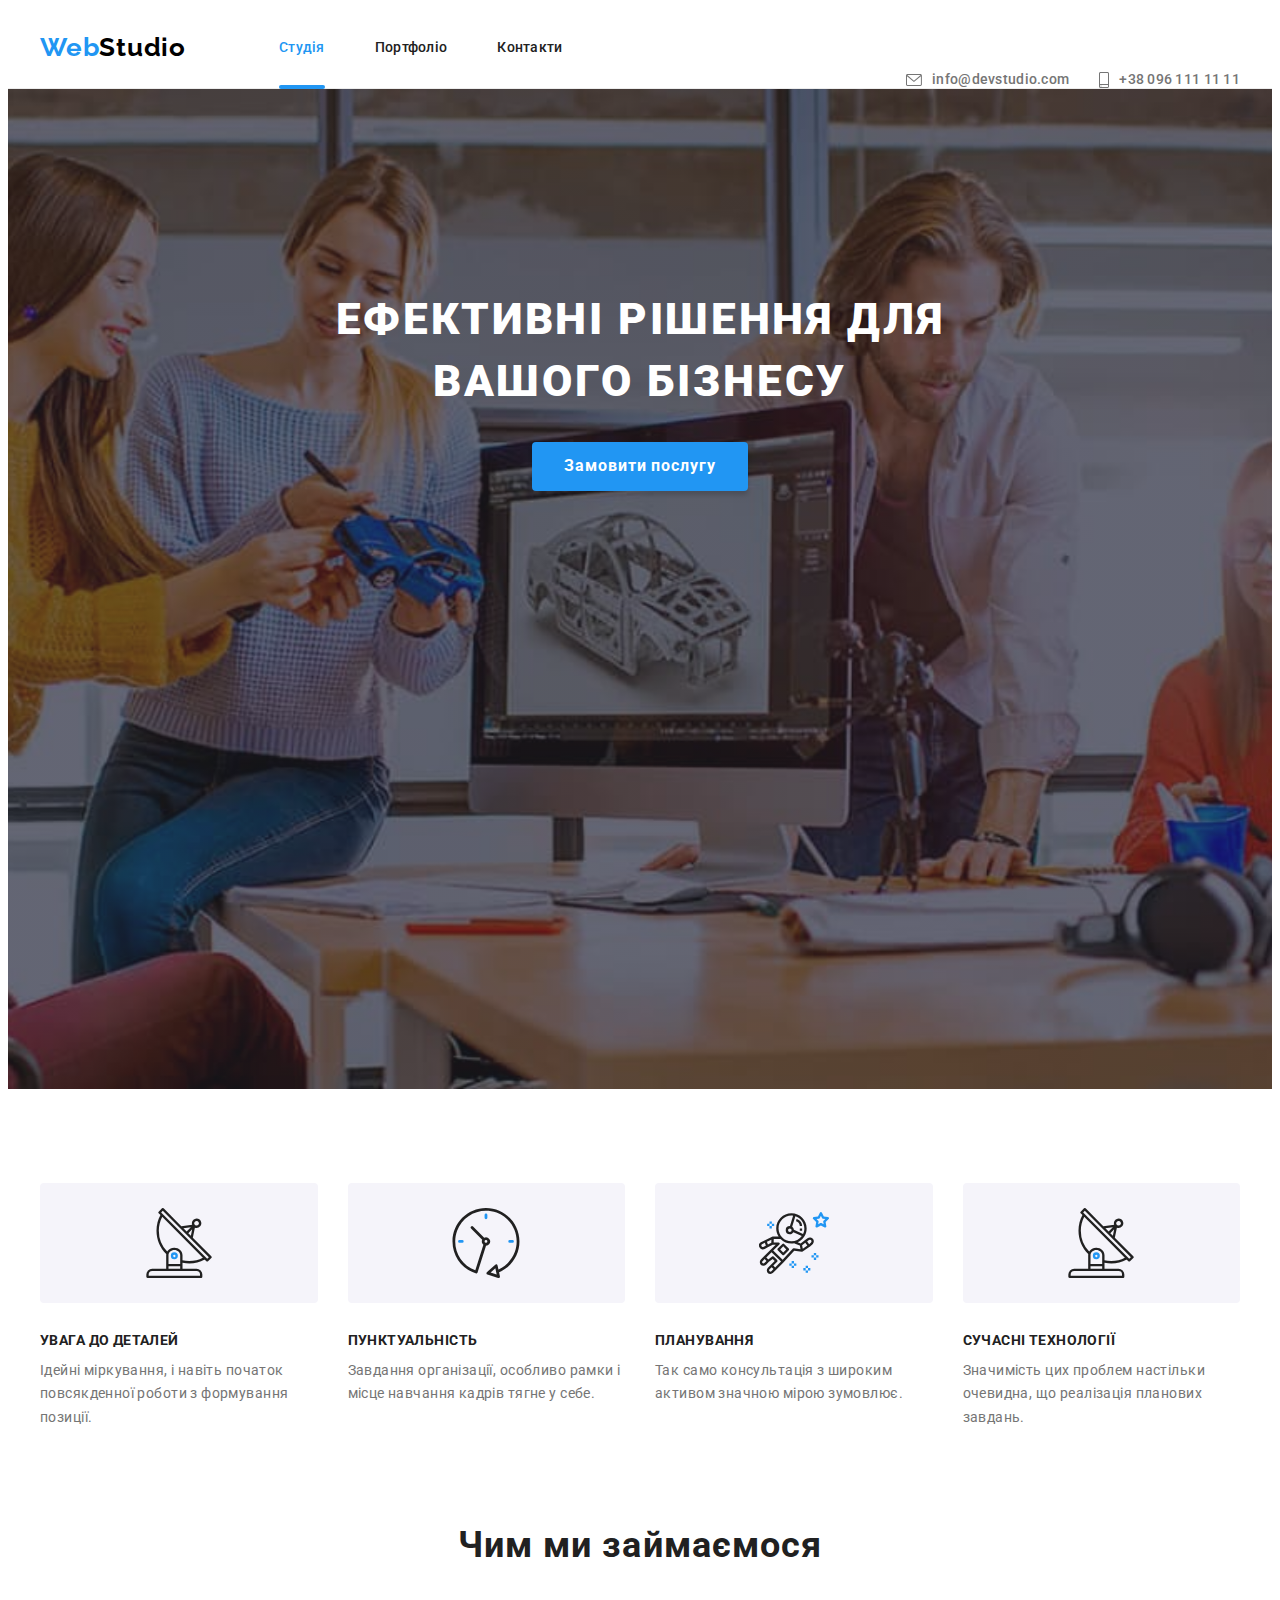
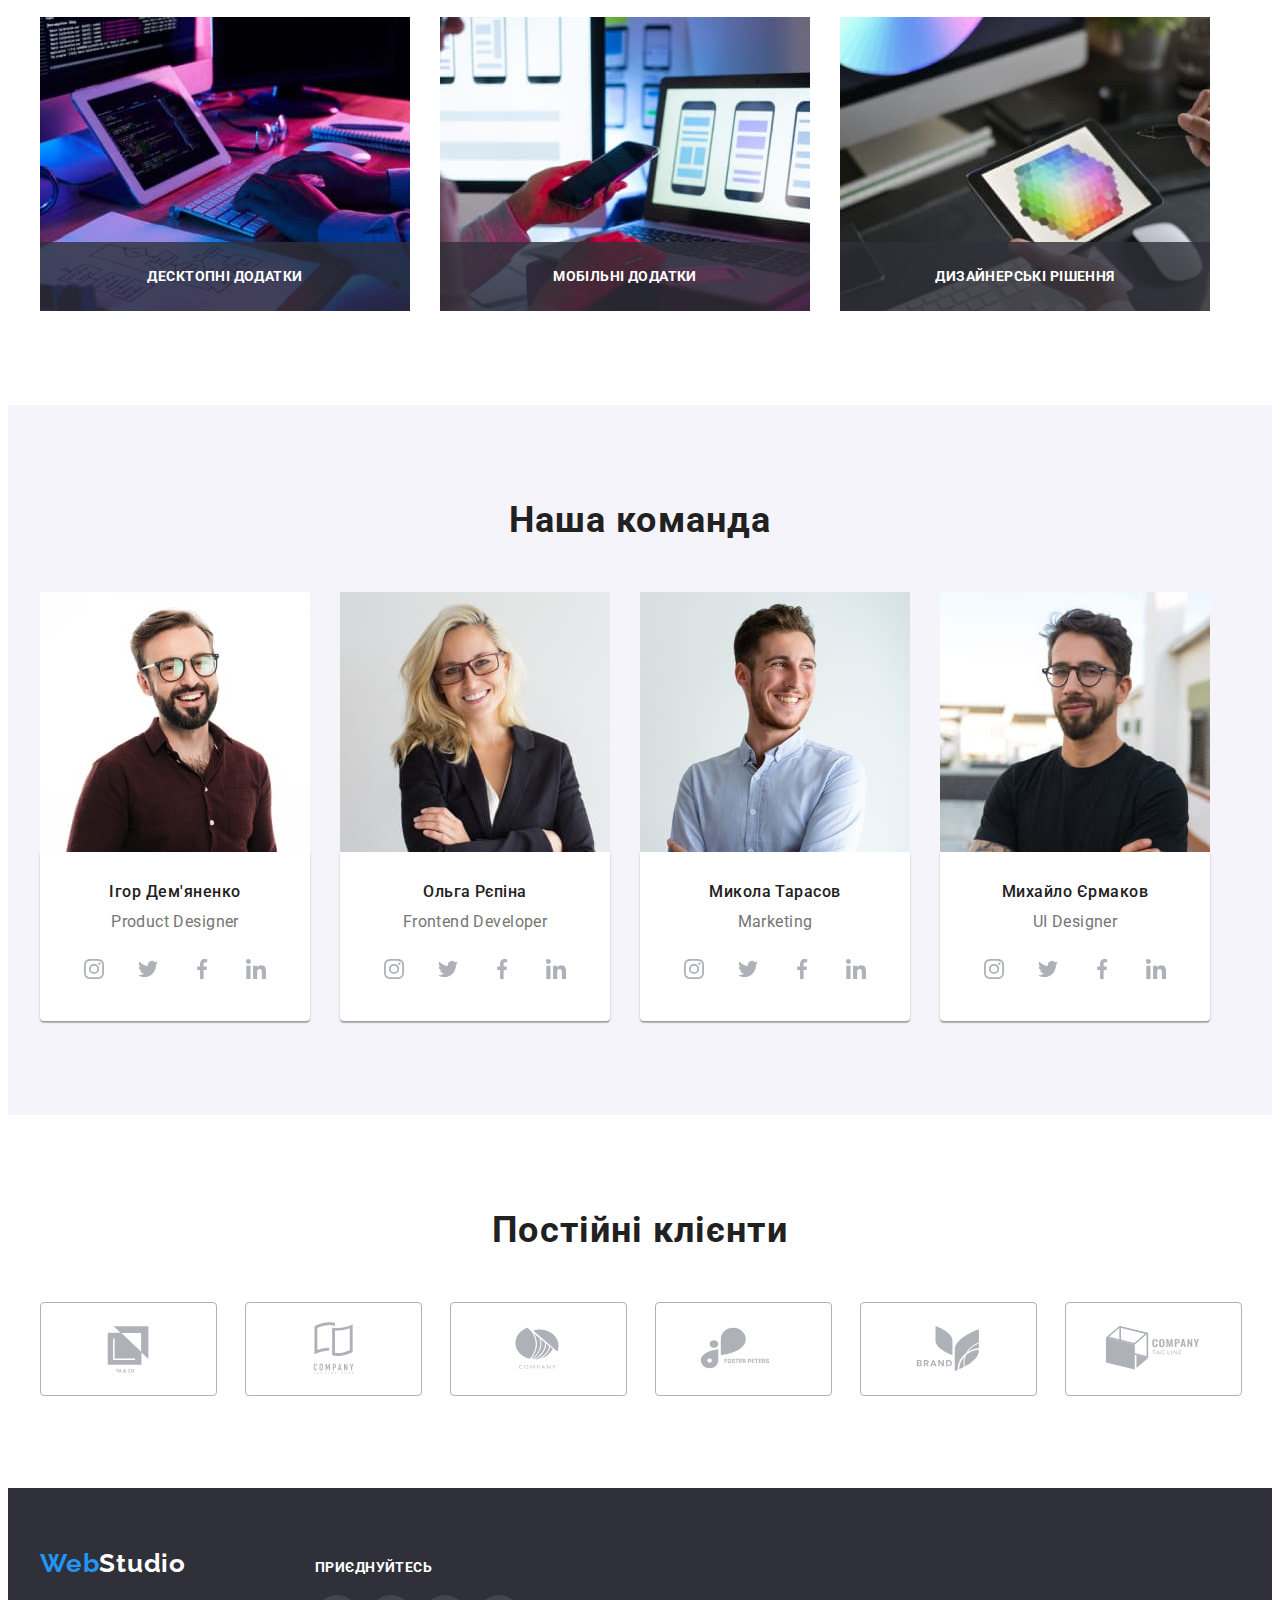
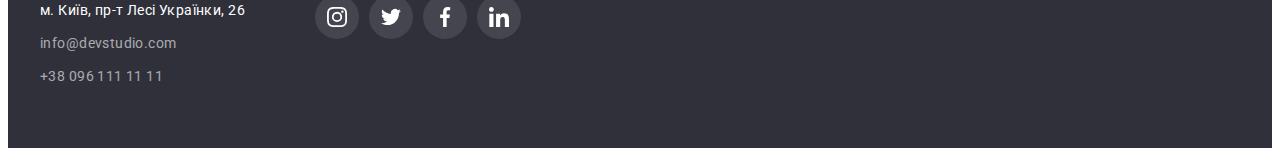
<file: index.html>
<!DOCTYPE html>
<html lang="uk">
  <head>
    <meta charset="UTF-8" />
    <meta http-equiv="X-UA-Compatible" content="IE=edge" />
    <meta name="viewport" content="width=device-width, initial-scale=1.0" />
    <title lang="en">WebStudio</title>
    <link rel="preconnect" href="https://fonts.googleapis.com" />
    <link rel="preconnect" href="https://fonts.gstatic.com" crossorigin />

    <link
      href="https://fonts.googleapis.com/css2?family=Raleway:wght@700&family=Roboto:wght@400;500;700;900&display=swap"
      rel="stylesheet"
    />
    <link
      rel="stylesheet"
      href="https://cdnjs.cloudflare.com/ajax/libs/modern-normalize/1.1.0/modern-normalize.min.css"
      integrity="sha512-wpPYUAdjBVSE4KJnH1VR1HeZfpl1ub8YT/NKx4PuQ5NmX2tKuGu6U/JRp5y+Y8XG2tV+wKQpNHVUX03MfMFn9Q=="
      crossorigin="anonymous"
      referrerpolicy="no-referrer"
    />
    <link rel="stylesheet" href="./css/styles.css" />
  </head>
  <body>
    <header class="header">
      <div class="container main-nav">
        <nav class="main-nav">
          <a href="./index.html" lang="en" class="logo"
            >Web<span class="logo-studio">Studio</span>
          </a>
          <ul class="site-nav list">
            <li class="item">
              <a class="link-nav current" href="./index.html">Студія</a>
            </li>
            <li class="item"><a class="link-nav" href="./portfolio.html">Портфоліо</a></li>
            <li class="item"><a class="link-nav" href="#">Контакти</a></li>
          </ul>
        </nav>
        <ul class="contacts list">
          <li class="item">
            <a class="link-contact" href="mailto:info@devstudio.com" lang="en"
              ><svg class="contact-icon" width="16" height="12">
                <use href="./imges/icons.svg#icon-envelope"></use>
              </svg>
              info@devstudio.com</a
            >
          </li>
          <li class="item">
            <a class="link-contact" href="tel:380961111111">
              <svg class="contact-icon" width="10" height="16">
                <use href="./imges/icons.svg#icon-smartphone"></use>
              </svg>
              +38 096 111 11 11</a
            >
          </li>
        </ul>
      </div>
    </header>

    <main>
      <section class="hero overlay">
        <div class="hero-content container">
          <h1 class="hero-title">Ефективні рішення для вашого бізнесу</h1>
          <button class="button" type="button" data-modal-open>Замовити послугу</button>
        </div>
      </section>
      <section class="section features">
        <div class="container">
          <h2 class="visually-hidden section-title">Особливості</h2>
          <ul class="features list">
            <li class="item">
              <div class="icon-box">
                <svg width="70" height="70">
                  <use href="./imges/icons.svg#icon-antenna"></use>
                </svg>
              </div>
              <h3 class="features-name">Увага до деталей</h3>
              <p class="features-data">
                Ідейні міркування, і навіть початок повсякденної роботи з формування позиції.
              </p>
            </li>
            <li class="item">
              <div class="icon-box">
                <svg width="70" height="70">
                  <use href="./imges/icons.svg#icon-clock"></use>
                </svg>
              </div>
              <h3 class="features-name">Пунктуальність</h3>
              <p class="features-data">
                Завдання організації, особливо рамки і місце навчання кадрів тягне у себе.
              </p>
            </li>
            <li class="item">
              <div class="icon-box">
                <svg width="70" height="70">
                  <use href="./imges/icons.svg#icon-astronaut"></use>
                </svg>
              </div>
              <h3 class="features-name">Планування</h3>
              <p class="features-data">
                Так само консультація з широким активом значною мірою зумовлює.
              </p>
            </li>
            <li class="item">
              <div class="icon-box">
                <svg width="70" height="70">
                  <use href="./imges/icons.svg#icon-antenna"></use>
                </svg>
              </div>
              <h3 class="features-name">Сучасні технології</h3>
              <p class="features-data">
                Значимість цих проблем настільки очевидна, що реалізація планових завдань.
              </p>
            </li>
          </ul>
        </div>
      </section>

      <section class="section work">
        <div class="container">
          <h2 class="section-title">Чим ми займаємося</h2>
          <ul class="work list">
            <li class="item">
              <div class="work-card">
                <img
                  class="work-imag"
                  src="./imges/box1.jpg"
                  alt="програміст за робочим столом набирає на клавіатурі код"
                  width="370"
                />
                <p class="work-name">десктопні додатки</p>
              </div>
            </li>
            <li class="item">
              <div class="work-card">
                <img
                  class="work-imag"
                  src="./imges/box2.jpg"
                  alt="програміст за робочим столом з смартфоном у руці розробляє мобільний додаток"
                  width="370"
                />
                <p class="work-name">мобільні додатки</p>
              </div>
            </li>
            <li class="item">
              <div class="work-card">
                <img
                  class="work-imag"
                  src="./imges/box3.jpg"
                  alt="дизайнер за робочим столом тримає у руці палітку кольорів"
                  width="370"
                />
                <p class="work-name">дизайнерські рішення</p>
              </div>
            </li>
          </ul>
        </div>
      </section>
      <section class="section team">
        <div class="container">
          <h2 class="section-title">Наша команда</h2>
          <ul class="team list">
            <li class="team-item">
              <img
                src="./imges/designer.jpg"
                alt="Усміхнений бородатий молодий чоловік в окулярах"
                width="270"
              />
              <div class="card">
                <h3 class="team-name">Ігор Дем'яненко</h3>
                <p class="team-data" lang="en">Product Designer</p>
                <ul class="soc list">
                  <li class="soc-item">
                    <a href="#" class="soc-link">
                      <svg class="soc-icon" width="20" height="20">
                        <use href="./imges/icons.svg#icon-instagram"></use>
                      </svg>
                    </a>
                  </li>
                  <li class="soc-item">
                    <a href="#" class="soc-link">
                      <svg class="soc-icon" width="20" height="20">
                        <use href="./imges/icons.svg#icon-twitter"></use>
                      </svg>
                    </a>
                  </li>
                  <li class="soc-item">
                    <a href="#" class="soc-link">
                      <svg class="soc-icon" width="20" height="20">
                        <use href="./imges/icons.svg#icon-facebook"></use>
                      </svg>
                    </a>
                  </li>
                  <li class="soc-item">
                    <a href="#" class="soc-link">
                      <svg class="soc-icon" width="20" height="20">
                        <use href="./imges/icons.svg#icon-linkedin"></use>
                      </svg>
                    </a>
                  </li>
                </ul>
              </div>
            </li>
            <li class="team-item">
              <img
                src="./imges/developer.jpg"
                alt="Усміхнена молода жінка в окулярах"
                width="270"
              />
              <div class="card">
                <h3 class="team-name">Ольга Рєпіна</h3>
                <p class="team-data" lang="en">Frontend Developer</p>
                <ul class="soc list">
                  <li class="soc-item">
                    <a href="#" class="soc-link">
                      <svg class="soc-icon" width="20" height="20">
                        <use href="./imges/icons.svg#icon-instagram"></use>
                      </svg>
                    </a>
                  </li>
                  <li class="soc-item">
                    <a href="#" class="soc-link">
                      <svg class="soc-icon" width="20" height="20">
                        <use href="./imges/icons.svg#icon-twitter"></use>
                      </svg>
                    </a>
                  </li>
                  <li class="soc-item">
                    <a href="#" class="soc-link">
                      <svg class="soc-icon" width="20" height="20">
                        <use href="./imges/icons.svg#icon-facebook"></use>
                      </svg>
                    </a>
                  </li>
                  <li class="soc-item">
                    <a href="#" class="soc-link">
                      <svg class="soc-icon" width="20" height="20">
                        <use href="./imges/icons.svg#icon-linkedin"></use>
                      </svg>
                    </a>
                  </li>
                </ul>
              </div>
            </li>
            <li class="team-item">
              <img src="./imges/marketing.jpg" alt="Усміхнений молодий чоловік" width="270" />
              <div class="card">
                <h3 class="team-name">Микола Тарасов</h3>
                <p class="team-data" lang="en">Marketing</p>
                <ul class="soc list">
                  <li class="soc-item">
                    <a href="#" class="soc-link">
                      <svg class="soc-icon" width="20" height="20">
                        <use href="./imges/icons.svg#icon-instagram"></use>
                      </svg>
                    </a>
                  </li>
                  <li class="soc-item">
                    <a href="#" class="soc-link">
                      <svg class="soc-icon" width="20" height="20">
                        <use href="./imges/icons.svg#icon-twitter"></use>
                      </svg>
                    </a>
                  </li>
                  <li class="soc-item">
                    <a href="#" class="soc-link">
                      <svg class="soc-icon" width="20" height="20">
                        <use href="./imges/icons.svg#icon-facebook"></use>
                      </svg>
                    </a>
                  </li>
                  <li class="soc-item">
                    <a href="#" class="soc-link">
                      <svg class="soc-icon" width="20" height="20">
                        <use href="./imges/icons.svg#icon-linkedin"></use>
                      </svg>
                    </a>
                  </li>
                </ul>
              </div>
            </li>
            <li class="team-item">
              <img
                src="./imges/uidesigner.jpg"
                alt="Усміхнений бородатий молодий чоловік в окулярах"
                width="270"
              />
              <div class="card">
                <h3 class="team-name">Михайло Єрмаков</h3>
                <p class="team-data" lang="en">UI Designer</p>
                <ul class="soc list">
                  <li class="soc-item">
                    <a href="#" class="soc-link">
                      <svg class="soc-icon" width="20" height="20">
                        <use href="./imges/icons.svg#icon-instagram"></use>
                      </svg>
                    </a>
                  </li>
                  <li class="soc-item">
                    <a href="#" class="soc-link">
                      <svg class="soc-icon" width="20" height="20">
                        <use href="./imges/icons.svg#icon-twitter"></use>
                      </svg>
                    </a>
                  </li>
                  <li class="soc-item">
                    <a href="#" class="soc-link">
                      <svg class="soc-icon" width="20" height="20">
                        <use href="./imges/icons.svg#icon-facebook"></use>
                      </svg>
                    </a>
                  </li>
                  <li class="soc-item">
                    <a href="#" class="soc-link">
                      <svg class="soc-icon" width="20" height="20">
                        <use href="./imges/icons.svg#icon-linkedin"></use>
                      </svg>
                    </a>
                  </li>
                </ul>
              </div>
            </li>
          </ul>
        </div>
      </section>
      <section class="section clients">
        <div class="container">
          <h2 class="section-title">Постійні клієнти</h2>
          <ul class="clients list">
            <li class="clients-item">
              <a href="#" class="clients-link">
                <svg class="clients-icon" width="106" height="60">
                  <use href="./imges/icons.svg#icon-yaco"></use>
                </svg>
              </a>
            </li>
            <li class="clients-item">
              <a href="#" class="clients-link">
                <svg class="clients-icon" width="106" height="60">
                  <use href="./imges/icons.svg#icon-taglinehere"></use>
                </svg>
              </a>
            </li>
            <li class="clients-item">
              <a href="#" class="clients-link">
                <svg class="clients-icon" width="106" height="60">
                  <use href="./imges/icons.svg#icon-company"></use>
                </svg>
              </a>
            </li>
            <li class="clients-item">
              <a href="#" class="clients-link">
                <svg class="clients-icon" width="106" height="60">
                  <use href="./imges/icons.svg#icon-foster"></use>
                </svg>
              </a>
            </li>
            <li class="clients-item">
              <a href="#" class="clients-link">
                <svg class="clients-icon" width="106" height="60">
                  <use href="./imges/icons.svg#icon-brand"></use>
                </svg>
              </a>
            </li>
            <li class="clients-item">
              <a href="#" class="clients-link">
                <svg class="clients-icon" width="106" height="60">
                  <use href="./imges/icons.svg#icon-tagline"></use>
                </svg>
              </a>
            </li>
          </ul>
        </div>
      </section>
    </main>
    <footer class="footer">
      <div class="container footer-content">
        <div class="footer-information">
          <a href="./index.html" lang="en" class="logo"
            >Web<span class="logo-studio footer">Studio</span>
          </a>
          <address class="adress">
            <div class="adress-list">
              <ul class="list adress">
                <li class="list-adress-item">
                  <a
                    class="map"
                    href="https://maps.app.goo.gl/bk3m361bPa9UG51q8?g_st=iv"
                    target="_blank"
                    rel="noopener noreferrer nofollow"
                    >м. Київ, пр-т Лесі Українки, 26
                  </a>
                </li>
                <li class="list-adress-item">
                  <a class="link-contact footer" href="mailto:info@devstudio.com" lang="en"
                    >info@devstudio.com</a
                  >
                </li>
                <li class="list-adress-item">
                  <a class="link-contact footer" href="tel:380961111111">+38 096 111 11 11</a>
                </li>
              </ul>
            </div>
          </address>
        </div>
        <div class="social-networks">
          <h4 class="soc-title">приєднуйтесь</h4>
          <ul class="soc list">
            <li class="soc-item">
              <a href="#" class="soc-link network">
                <svg class="soc-icon" width="20" height="20">
                  <use href="./imges/icons.svg#icon-instagram"></use>
                </svg>
              </a>
            </li>
            <li class="soc-item">
              <a href="#" class="soc-link network">
                <svg class="soc-icon" width="20" height="20">
                  <use href="./imges/icons.svg#icon-twitter"></use>
                </svg>
              </a>
            </li>
            <li class="soc-item">
              <a href="#" class="soc-link network">
                <svg class="soc-icon" width="20" height="20">
                  <use href="./imges/icons.svg#icon-facebook"></use>
                </svg>
              </a>
            </li>
            <li class="soc-item">
              <a href="#" class="soc-link network">
                <svg class="soc-icon" width="20" height="20">
                  <use href="./imges/icons.svg#icon-linkedin"></use>
                </svg>
              </a>
            </li>
          </ul>
        </div>
      </div>
    </footer>
    <div class="beckdrop is-hidden" data-modal>
      <div class="modal">
        <button type="button" class="button-modal" data-modal-close>
          <svg class="modal-icon" width="18" height="18">
            <use href="./imges/icons.svg#icon-close"></use>
          </svg>
        </button>
      </div>
    </div>
    <script src="./js/modal.js"></script>
  </body>
</html>
</file>
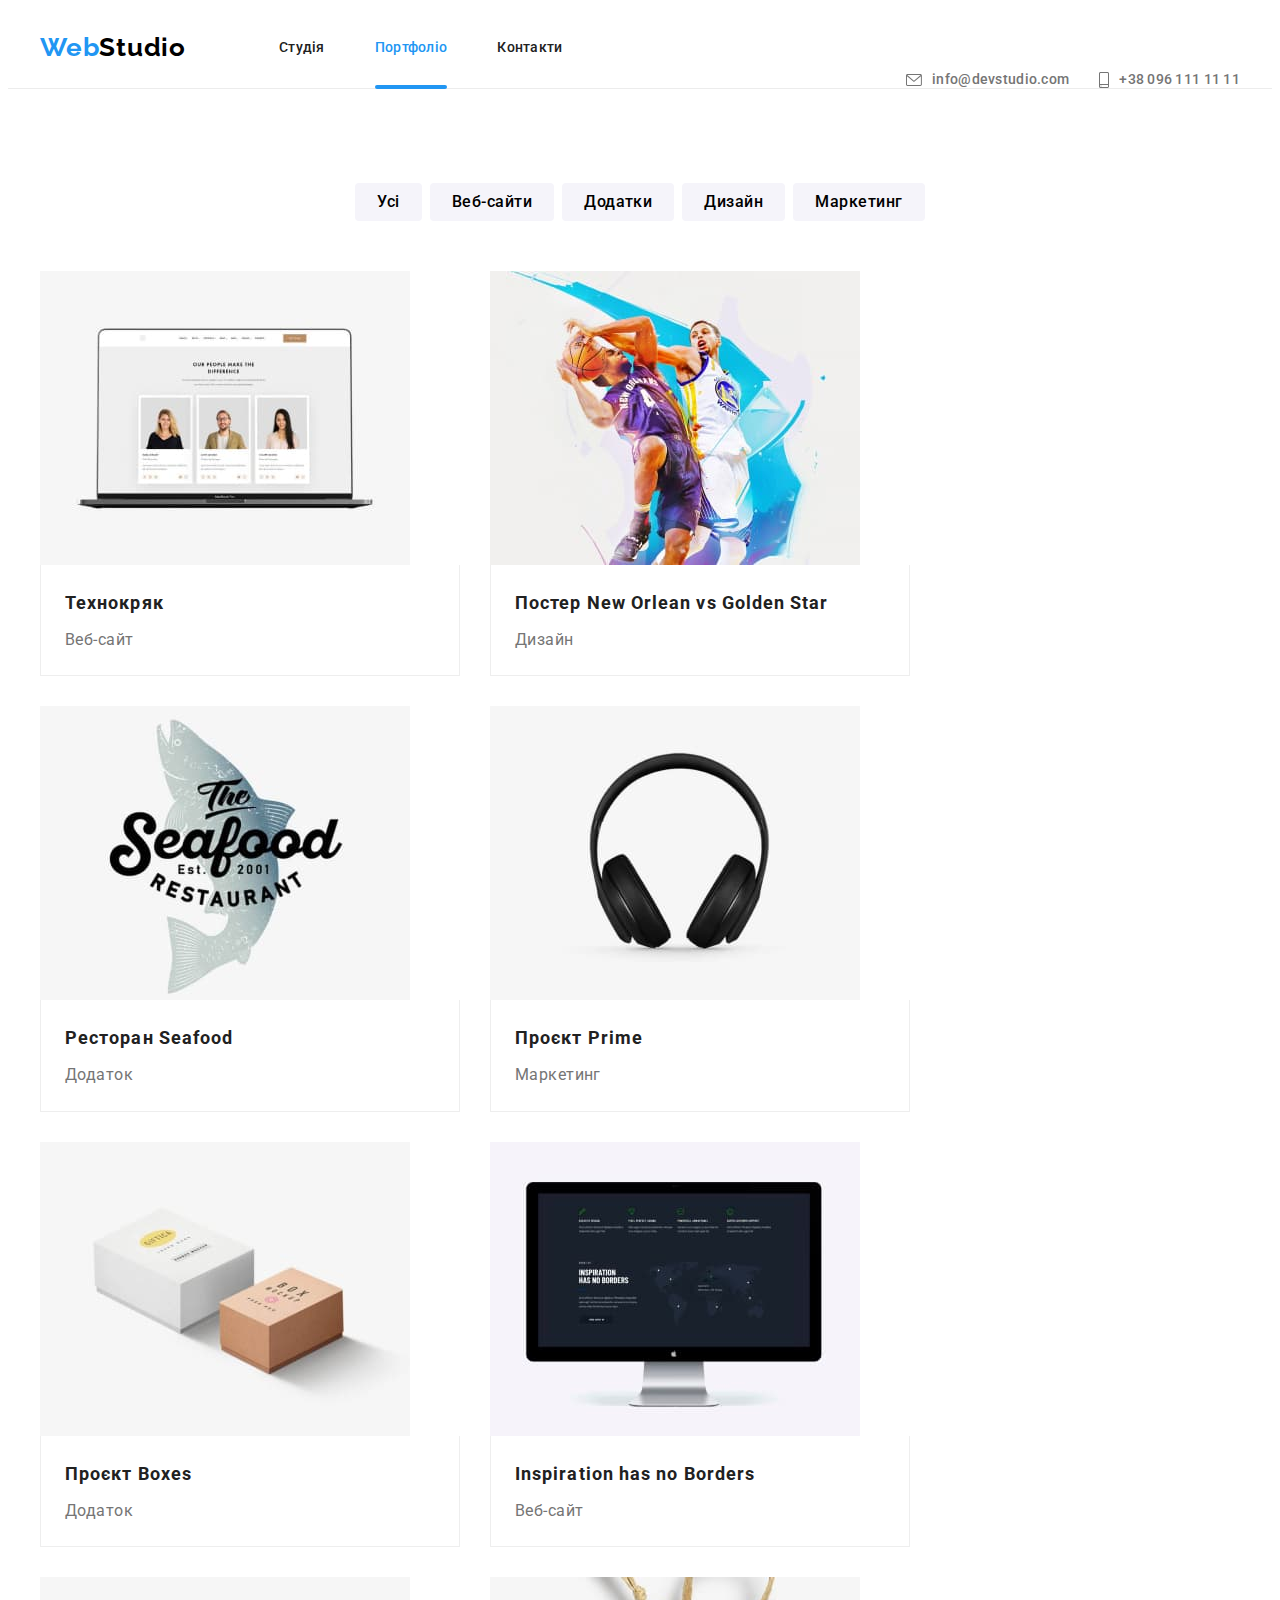
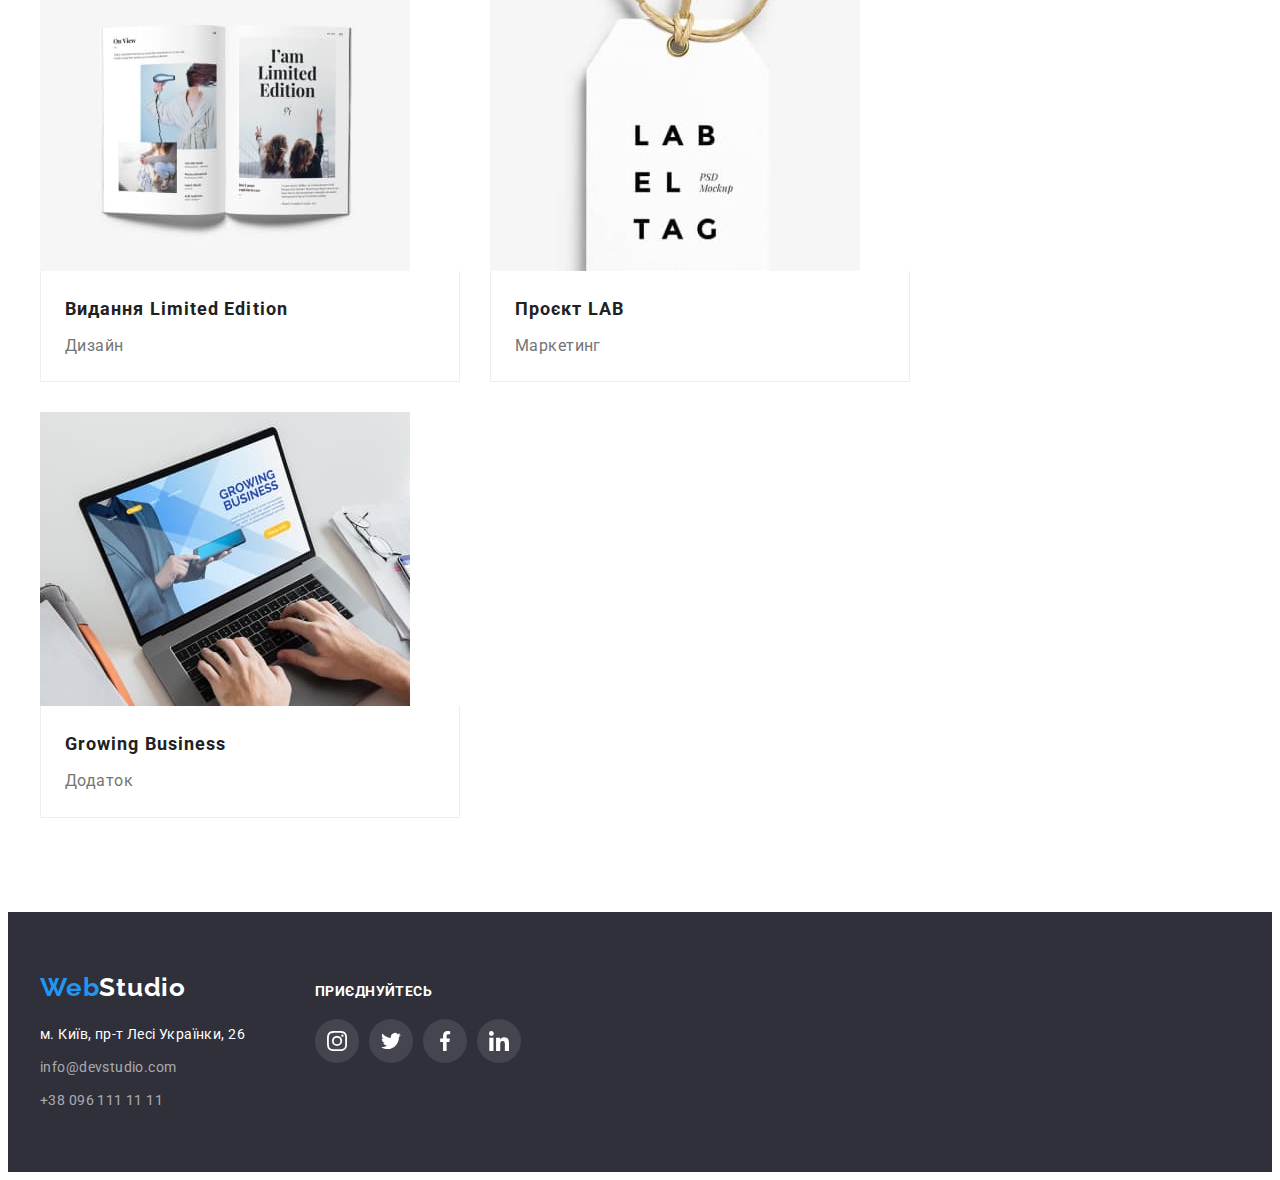
<file: portfolio.html>
<!DOCTYPE html>
<html lang="en">
  <head>
    <meta charset="UTF-8" />
    <meta http-equiv="X-UA-Compatible" content="IE=edge" />
    <meta name="viewport" content="width=device-width, initial-scale=1.0" />
    <title lang="en">Portfolio</title>
    <link rel="preconnect" href="https://fonts.googleapis.com" />
    <link rel="preconnect" href="https://fonts.gstatic.com" crossorigin />

    <link
      href="https://fonts.googleapis.com/css2?family=Raleway:wght@700&family=Roboto:wght@400;500;700;900&display=swap"
      rel="stylesheet"
    />
    <link
      rel="stylesheet"
      href="https://cdnjs.cloudflare.com/ajax/libs/modern-normalize/1.1.0/modern-normalize.min.css"
      integrity="sha512-wpPYUAdjBVSE4KJnH1VR1HeZfpl1ub8YT/NKx4PuQ5NmX2tKuGu6U/JRp5y+Y8XG2tV+wKQpNHVUX03MfMFn9Q=="
      crossorigin="anonymous"
      referrerpolicy="no-referrer"
    />
    <link rel="stylesheet" href="./css/styles.css" />
  </head>
  <body>
    <header class="header">
      <div class="container main-nav">
        <nav class="main-nav">
          <a href="./index.html" lang="en" class="logo"
            >Web<span class="logo-studio">Studio</span>
          </a>
          <ul class="site-nav list">
            <li class="item">
              <a class="link-nav" href="./index.html">Студія</a>
            </li>
            <li class="item"><a class="link-nav current" href="./portfolio.html">Портфоліо</a></li>
            <li class="item"><a class="link-nav" href="#">Контакти</a></li>
          </ul>
        </nav>
        <ul class="contacts list">
          <li class="item">
            <a class="link-contact" href="mailto:info@devstudio.com" lang="en"
              ><svg class="contact-icon" width="16" height="12">
                <use href="./imges/icons.svg#icon-envelope"></use>
              </svg>
              info@devstudio.com</a
            >
          </li>
          <li class="item">
            <a class="link-contact" href="tel:380961111111">
              <svg class="contact-icon" width="10" height="16">
                <use href="./imges/icons.svg#icon-smartphone"></use>
              </svg>
              +38 096 111 11 11</a
            >
          </li>
        </ul>
      </div>
    </header>
    <main>
      <section class="section-portfolio">
        <div class="container">
          <h1 class="visually-hidden">Портфоліо</h1>
          <div class="portfolio-nav">
            <ul class="nav list">
              <li class="item"><button class="button-nav" type="button">Усі</button></li>
              <li class="item"><button class="button-nav" type="button">Веб-сайти</button></li>
              <li class="item"><button class="button-nav" type="button">Додатки</button></li>
              <li class="item"><button class="button-nav" type="button">Дизайн</button></li>
              <li class="item"><button class="button-nav" type="button">Маркетинг</button></li>
            </ul>
          </div>
          <div class="portfolio-examples">
            <ul class="portfolio list">
              <li class="portfolio-item">
                <a href="#" class="portfolio-link">
                  <div class="portfolio-content">
                    <img
                      src="./imges/hechnokriak.jpg"
                      alt="Екран лептопу з профілями людей"
                      width="370"
                    />
                    <div class="portfolio-overley">
                      <p class="portfolio-text">
                        Ресурс пропонує комплексні пропозиції з різним рівнем функціоналу та
                        сервісів. Все це дозволить відвідувачу отримати вичерпні відомості про
                        компанію чи приватну особу.
                      </p>
                    </div>
                  </div>

                  <div class="portfolio-card">
                    <h2 class="portfolio-title">Технокряк</h2>
                    <p class="portfolio-data">Веб-сайт</p>
                  </div>
                </a>
              </li>
              <li class="portfolio-item">
                <a href="#" class="portfolio-link">
                  <div class="portfolio-content">
                    <img src="./imges/poster.jpg" alt="Двоє баскетболістів з м'ячем" width="370" />
                    <div class="portfolio-overley">
                      <p class="portfolio-text">
                        Ресурс пропонує комплексні пропозиції з різним рівнем функціоналу та
                        сервісів. Все це дозволить відвідувачу отримати вичерпні відомості про
                        компанію чи приватну особу.
                      </p>
                    </div>
                  </div>
                  <div class="portfolio-card">
                    <h2 class="portfolio-title">
                      Постер <span lang="en">New Orlean vs Golden Star</span>
                    </h2>
                    <p class="portfolio-data">Дизайн</p>
                  </div>
                </a>
              </li>
              <li class="portfolio-item">
                <a href="#" class="portfolio-link">
                  <div class="portfolio-content">
                    <img src="./imges/restauran.jpg" alt="логотип рибного ресторану" width="370" />
                    <div class="portfolio-overley">
                      <p class="portfolio-text">
                        Ресурс пропонує комплексні пропозиції з різним рівнем функціоналу та
                        сервісів. Все це дозволить відвідувачу отримати вичерпні відомості про
                        компанію чи приватну особу.
                      </p>
                    </div>
                  </div>
                  <div class="portfolio-card">
                    <h2 class="portfolio-title">Ресторан <span lang="en">Seafood</span></h2>
                    <p class="portfolio-data">Додаток</p>
                  </div>
                </a>
              </li>
              <li class="portfolio-item">
                <a href="#" class="portfolio-link">
                  <div class="portfolio-content">
                    <img src="./imges/prime.jpg" alt="Навушники" width="370" />
                    <div class="portfolio-overley">
                      <p class="portfolio-text">
                        Ресурс пропонує комплексні пропозиції з різним рівнем функціоналу та
                        сервісів. Все це дозволить відвідувачу отримати вичерпні відомості про
                        компанію чи приватну особу.
                      </p>
                    </div>
                  </div>
                  <div class="portfolio-card">
                    <h2 class="portfolio-title">Проєкт <span lang="en">Prime</span></h2>
                    <p class="portfolio-data">Маркетинг</p>
                  </div>
                </a>
              </li>
              <li class="portfolio-item">
                <a href="#" class="portfolio-link">
                  <div class="portfolio-content">
                    <img
                      src="./imges/boxes.jpg"
                      alt="Два бруски білого та коричневого кольору"
                      width="370"
                    />
                    <div class="portfolio-overley">
                      <p class="portfolio-text">
                        Ресурс пропонує комплексні пропозиції з різним рівнем функціоналу та
                        сервісів. Все це дозволить відвідувачу отримати вичерпні відомості про
                        компанію чи приватну особу.
                      </p>
                    </div>
                  </div>
                  <div class="portfolio-card">
                    <h2 class="portfolio-title">Проєкт <span lang="en">Boxes</span></h2>
                    <p class="portfolio-data">Додаток</p>
                  </div>
                </a>
              </li>
              <li class="portfolio-item">
                <a href="#" class="portfolio-link">
                  <div class="portfolio-content">
                    <img
                      src="./imges/inspiration.jpg"
                      alt="Комп'ютер з відкритим сайтом"
                      width="370"
                    />
                    <div class="portfolio-overley">
                      <p class="portfolio-text">
                        Ресурс пропонує комплексні пропозиції з різним рівнем функціоналу та
                        сервісів. Все це дозволить відвідувачу отримати вичерпні відомості про
                        компанію чи приватну особу.
                      </p>
                    </div>
                  </div>
                  <div class="portfolio-card">
                    <h2 class="portfolio-title" lang="en">Inspiration has no Borders</h2>
                    <p class="portfolio-data">Веб-сайт</p>
                  </div>
                </a>
              </li>
              <li class="portfolio-item">
                <a href="#" class="portfolio-link">
                  <div class="portfolio-content">
                    <img
                      src="./imges/limitededition.jpg"
                      alt="Відкрита книга з фото-рекламою"
                      width="370"
                    />
                    <div class="portfolio-overley">
                      <p class="portfolio-text">
                        Ресурс пропонує комплексні пропозиції з різним рівнем функціоналу та
                        сервісів. Все це дозволить відвідувачу отримати вичерпні відомості про
                        компанію чи приватну особу.
                      </p>
                    </div>
                  </div>
                  <div class="portfolio-card">
                    <h2 class="portfolio-title">Видання <span lang="en">Limited Edition</span></h2>
                    <p class="portfolio-data">Дизайн</p>
                  </div>
                </a>
              </li>
              <li class="portfolio-item">
                <a href="#" class="portfolio-link">
                  <div class="portfolio-content">
                    <img src="./imges/lab.jpg" alt="Біла бірка з чорним написом" width="370" />
                    <div class="portfolio-overley">
                      <p class="portfolio-text">
                        Ресурс пропонує комплексні пропозиції з різним рівнем функціоналу та
                        сервісів. Все це дозволить відвідувачу отримати вичерпні відомості про
                        компанію чи приватну особу.
                      </p>
                    </div>
                  </div>
                  <div class="portfolio-card">
                    <h2 class="portfolio-title">Проєкт <span lang="en">LAB</span></h2>
                    <p class="portfolio-data">Маркетинг</p>
                  </div>
                </a>
              </li>
              <li class="portfolio-item">
                <a href="#" class="portfolio-link">
                  <div class="portfolio-content">
                    <img
                      src="./imges/business.jpg"
                      alt="За робочим столом людина друкує"
                      width="370"
                    />
                    <div class="portfolio-overley">
                      <p class="portfolio-text">
                        Ресурс пропонує комплексні пропозиції з різним рівнем функціоналу та
                        сервісів. Все це дозволить відвідувачу отримати вичерпні відомості про
                        компанію чи приватну особу.
                      </p>
                    </div>
                  </div>
                  <div class="portfolio-card">
                    <h2 class="portfolio-title" lang="en">Growing Business</h2>
                    <p class="portfolio-data">Додаток</p>
                  </div>
                </a>
              </li>
            </ul>
          </div>
        </div>
      </section>
    </main>
    <footer class="footer">
      <div class="container footer-content">
        <div class="footer-information">
          <a href="./index.html" lang="en" class="logo"
            >Web<span class="logo-studio footer">Studio</span>
          </a>
          <address class="adress">
            <div class="adress-list">
              <ul class="list adress">
                <li class="list-adress-item">
                  <a
                    class="map"
                    href="https://maps.app.goo.gl/bk3m361bPa9UG51q8?g_st=iv"
                    target="_blank"
                    rel="noopener noreferrer nofollow"
                    >м. Київ, пр-т Лесі Українки, 26
                  </a>
                </li>
                <li class="list-adress-item">
                  <a class="link-contact footer" href="mailto:info@devstudio.com" lang="en"
                    >info@devstudio.com</a
                  >
                </li>
                <li class="list-adress-item">
                  <a class="link-contact footer" href="tel:380961111111">+38 096 111 11 11</a>
                </li>
              </ul>
            </div>
          </address>
        </div>
        <div class="social-networks">
          <h4 class="soc-title">приєднуйтесь</h4>
          <ul class="soc list">
            <li class="soc-item">
              <a href="#" class="soc-link network">
                <svg class="soc-icon" width="20" height="20">
                  <use href="./imges/icons.svg#icon-instagram"></use>
                </svg>
              </a>
            </li>
            <li class="soc-item">
              <a href="#" class="soc-link network">
                <svg class="soc-icon" width="20" height="20">
                  <use href="./imges/icons.svg#icon-twitter"></use>
                </svg>
              </a>
            </li>
            <li class="soc-item">
              <a href="#" class="soc-link network">
                <svg class="soc-icon" width="20" height="20">
                  <use href="./imges/icons.svg#icon-facebook"></use>
                </svg>
              </a>
            </li>
            <li class="soc-item">
              <a href="#" class="soc-link network">
                <svg class="soc-icon" width="20" height="20">
                  <use href="./imges/icons.svg#icon-linkedin"></use>
                </svg>
              </a>
            </li>
          </ul>
        </div>
      </div>
    </footer>
  </body>
</html>
</file>
<file: css/styles.css>
:root {
    --color-primary:#757575;
    --color-secondary:#212121;
    --color-accent: #2196F3;
    --color-button: #188CE8;
    --color-brand:#FFFFFF;
    --color-logo-accent: #000000;
    --color-brand-secondary:rgba(255, 255, 255, 0.6);
    --color-bgd-dark:#2F303A;
    --color-bgd-light: #F5F4FA;
  
    --color-solid-portfolio: #EEEEEE;
    --color-solid-header: #ECECEC;
    --color--icon-primary: #AFB1B8;

}
a {text-decoration: none;}

.list {
    list-style: none;
    padding: 0;
    margin: 0;
}
body {
    color: var(--color-primary);
    font-family: Roboto, sans-serif;
    font-style: normal;
    font-weight: 400;
    font-size: 14px;
    letter-spacing: 0.03em;
    
}

.container {
    width: 1200px;
    padding-left: 15px;
    padding-right: 15px;
    margin-left: auto;
    margin-right: auto;

}
/* header */

header {
        background-color: var(--color-brand);
        font-weight: 500;
        line-height: 1.14;
        letter-spacing: 0.02em;
        border-bottom: 1px solid var(--color-solid-header);
}
.main-nav {
    display: flex;
    align-items: center;
}

.logo {
    color: var(--color-accent);
    font-family: raleway, sans-serif;
    font-weight: 700;
    font-size: 26px;
    line-height: 1.2;
    letter-spacing: 0.03em;

    padding-top: 24px;
    padding-bottom: 25px;
}

.logo:hover,
.logo:focus {
    color: var(--color-accent)
}
.logo-studio {
    color:var(--color-logo-accent);
}

.link-nav:hover, 
.link-nav:focus { color: var(--color-accent);
}
.link-nav.current { 
    position: relative;
    color: var(--color-accent);
    
}

.link-nav.current::after {
    position: absolute;
    bottom: -1px;

    display: block;
    content: '';
    background-color: currentColor;
    border-radius: 2px;
    width: 100%;
    height: 4px;
}

.link-nav {
    color:var(--color-secondary);
    transition: color 250ms cubic-bezier(0.4, 0, 0.2, 1);
}

.link-contact:hover,
.link-contact:focus {
    color: var(--color-accent)
}
.link-contact {
    color: var(--color-primary);
    width: 100%;
    height: 100%;
    transition: color 250ms cubic-bezier(0.4, 0, 0.2, 1);

}
.contact-icon {
    margin-right: 10px;
    fill: currentColor;
}

.site-nav {
    display: flex;
    margin-left: 93px;
}

.site-nav .item:not(:last-child) {
    margin-right: 50px;
}
.site-nav .link-nav {
    display: block;
    padding-top: 32px;
    padding-bottom: 32px;
}
.contacts {
    display: flex;
    margin-left: auto;

}
.contacts .item + .item {
    margin-left: 30px;
}
.contacts .link-contact {
    display: flex;
    padding-top: 32px;
    padding-bottom: 32px;
    align-items: center;

}

/* main */


.section {
    padding-top: 94px;
    background-color: var(--color-brand)
}

.section.team,
.section.work, 
.section.clients {
    padding-bottom: 94px;
}
/* section hero */
.overlay {
    max-width: 1600px;
    height: 600px;
    margin-left: auto;
    margin-right: auto;
    background-image: linear-gradient( to right, 
    rgba(47, 48, 58, 0.4), 
    rgba(47, 48, 58, 0.4) ), 
    url("../imges/hero.jpg");
    background-repeat: no-repeat;
    background-position: center;
    background-size: cover;

}


.hero {color: var(--color-brand);
background-color: var(--color-bgd-dark);
text-align: center;
padding-top: 200px;
padding-bottom: 200px;

}

.hero-content {
    width: 696px;
}


.hero-title {
    font-weight: 900;
    font-size: 44px;
    line-height: 1.4;
    letter-spacing: 0.06em;
    text-transform: uppercase;

    margin-bottom: 30px;
    margin-top: 0;
}

.button {
    color: var(--color-brand);
    background-color: var(--color-accent);
    font-family: inherit;
    font-style: normal;
    font-weight: 700;
    font-size: 16px;
    line-height: 1.8;
    letter-spacing: 0.06em;
    cursor: pointer;
    box-shadow: 0px 4px 4px rgba(0, 0, 0, 0.15);

    padding: 10px 32px;
    border-radius: 4px;
    min-width: 216px;
    border: none;
    transition: background-color 250ms cubic-bezier(0.4, 0, 0.2, 1);
    
}

.button:hover,
.button:focus {background-color: var(--color-button);
}





/*sections*/

h2, h3 {
    color: var(--color-secondary);
    letter-spacing: 0.03em;

}
.section-title {
    font-weight: 700;
        font-size: 36px;
        line-height: 1.2;
        text-align: center;
        margin-top: 0;
        margin-bottom: 50px;          
}
img {
    display: block;
    max-width: 100%;
    height: auto;
}

/*section features  */

.features {
    display: flex;
}
.features .item {
    width: calc((100% - 90px) / 4);
    margin-right: 30px;

}

.features .item:last-child {
    margin-right: 0;
}

.icon-box {
    width: 100%;
    height: 120px;
    display: flex;
    align-items: center;
    justify-content: center;
    background-color: var(--color-bgd-light);
    margin-bottom: 30px;
    border-radius: 4px;

}

.features-name { 
        font-weight: 700;
        line-height: 1.1;
        text-transform: uppercase;
        font-size: 14px;
        margin-top: 0;
        margin-bottom: 10px;
}

.features-data {
        line-height: 1.7;
        margin-top: 0;
        margin-bottom: 0;}
   


.visually-hidden {
position: absolute;
    white-space: nowrap;
    width: 1px;
    height: 1px;
    overflow: hidden;
    border: 0;
    padding: 0;
    clip: rect(0 0 0 0);
    clip-path: inset(50%);
    margin: -1px;
}

/* section work */
.work {
    display: flex;
}
.work .item {
    margin-right: 30px;
}
.work .item:last-child {
    margin-right: 0;
}

.work-card {
    position: relative;
    display: flex;
    justify-content: center;
}



.work-name {
position: absolute;
bottom: 0;
margin: 0;

width: 100%;
font-weight: 700;
line-height: 1.1;
text-align: center;
text-transform: uppercase;
color: var(--color-brand);
background-color: rgba(47, 48, 58, 0.8);
padding-top: 27px;
padding-bottom: 27px;
}

/*section team*/

.section.team {
    background-color: var(--color-bgd-light);
}
.team {
    display: flex;
}
.team .team-item {
    margin-right: 30px;
}
.team .team-item:last-child{
    margin-right: 0;
}

.team-item {
    background-color: var(--color-brand);
   
}
.team-name {
    font-weight: 500;
    font-size: 16px;
    line-height: 1.2;
    margin-top: 0;
    margin-bottom: 10px;

}
.team-data {
    font-size: 16px;
    line-height: 1.2;
    margin-top: 0;
    margin-bottom: 16px;
    }

.card {
    padding-top: 30px;
    padding-bottom: 30px;
    width: 270px;
    text-align: center;
    box-shadow: 0px 1px 3px rgba(0, 0, 0, 0.12), 0px 1px 1px rgba(0, 0, 0, 0.14), 0px 2px 1px rgba(0, 0, 0, 0.2);
    border-radius: 0px 0px 4px 4px;
}

.soc.list {
    display: flex;
    justify-content: center;
    gap: 10px;
}

.soc-link,
.soc-link.network {
width: 100%;
height: 100%;
display: flex;
align-items: center;
justify-content: center;
background-color:var(--color-brand);
border-radius: 50%;
color: var(--color--icon-primary);
transition: color 250ms cubic-bezier(0.4, 0, 0.2, 1),
background-color 250ms cubic-bezier(0.4, 0, 0.2, 1);
}
.soc-link:hover,
.soc-link:focus,
.soc-link.network:hover,
.soc-link.network:focus {
    background-color: var(--color-accent);
    color: var(--color-brand);
}

.soc-icon {
    fill: currentColor;
}

.soc-item {
    width: 44px;
    height: 44px;
}


/* section clients */

.clients.list {
display: flex;
gap: 30px;
justify-content: center;
}
.clients-item {
    width: calc((100% - 150px) / 6);
    height: 92px;
    
}
.clients-link {
    width: 100%;
    height: 100%;
    display: flex;
    align-items: center;
    justify-content: center;
    background-color: var(--color-brand);
    border: 1px solid var(--color--icon-primary);
    color: var(--color--icon-primary);
    border-radius: 4px;
    transition: color 250ms cubic-bezier(0.4, 0, 0.2, 1),
            border-color 250ms cubic-bezier(0.4, 0, 0.2, 1);
    
}
.clients-link:hover,
.clients-link:focus {
    border-color: var(--color-accent);
    color: var(--color-accent);
}

.clients-icon {
    fill:currentColor; 
}


/* footer*/

.footer-content .logo {
   display: block;
   margin-bottom: 20px;
   padding-top: 0;
   padding-bottom: 0;
}

.footer {
    background-color: var(--color-bgd-dark);
    padding-bottom: 60px;
    padding-top: 60px;
}


.logo-studio.footer {
    color: var(--color-brand);
     padding-top: 0;
    padding-bottom: 0;
}
.adress {
    font-style: normal;
    line-height: 1.7;
}


.list-adress-item { 
     margin-bottom: 9px;
 }

 .list-adress-item:last-child {
     margin-bottom: 0;
 }

.map {
    color: var(--color-brand);
    transition: color 250ms cubic-bezier(0.4, 0, 0.2, 1);
}
.map:hover,
.map:focus {
color: var(--color-accent);
}
.link-contact.footer {
    color: var(--color-brand-secondary);
    padding-top: 0;
    padding-bottom: 0;
    transition: color 250ms cubic-bezier(0.4, 0, 0.2, 1);
    
}
.link-contact.footer:hover,
.link-contact.footer:focus {
      color: var(--color-accent);
}


h4 {
    font-weight: 700;
    line-height: 1.1;
    text-transform: uppercase;
    color: var(--color-brand);
}    

.soc-title {
margin-top: 0;
margin-bottom: 20px;
}
.footer-content {
display: flex;
align-items: baseline;
}
.social-networks {
    margin-left: 70px;
}
.soc-link.network {
    color: var(--color-brand);
    background-color: rgba(255, 255, 255, 0.1);
}
    
    
/* Portfolio */

.portfolio {
    display: flex;
    flex-wrap: wrap;
    gap: 30px;
}
.section-portfolio {
    padding-top: 94px;
    padding-bottom: 94px;
    background-color: var(--color-brand)
}

.nav {
    display: flex;
    align-items: center;
    justify-content: center;
    
}
.portfolio-nav {
     align-items: center;
     margin-bottom: 50px;
}

.portfolio-item {
background-color: var(--color-brand);
}
.portfolio-link {
    display: block;
    transition: box-shadow 250ms cubic-bezier(0.4, 0, 0.2, 1);
}

.portfolio-link:hover,
.portfolio-link:focus {
    box-shadow: 0px 1px 1px rgba(0, 0, 0, 0.12), 0px 4px 4px rgba(0, 0, 0, 0.06), 1px 4px 6px rgba(0, 0, 0, 0.16);
}

.button-nav {
        padding: 6px 22px;

        font-family: inherit;
        font-style: normal;
        font-weight: 500;
        font-size: 16px;
        line-height: 1.6;
        letter-spacing: 0.03em;
        border-radius: 4px;
        background: var(--color-bgd-light);
        cursor: pointer;
        border: none;
        transition: color 250ms cubic-bezier(0.4, 0, 0.2, 1),
         background-color 250ms cubic-bezier(0.4, 0, 0.2, 1),
         border-radius 250ms cubic-bezier(0.4, 0, 0.2, 1),
         box-shadow 250ms cubic-bezier(0.4, 0, 0.2, 1);
        }

.nav .item {
    margin-right: 8px;
}

.nav .item:last-child {
    margin-right: 0;
}

.button-nav:hover,
.button-nav:focus {
    color: var(--color-brand);
    background-color: var(--color-accent);
    border-radius: 4px;
    box-shadow: 0px 3px 1px rgba(0, 0, 0, 0.1), 0px 1px 2px rgba(0, 0, 0, 0.08), 0px 2px 2px rgba(0, 0, 0, 0.12);
}
.portfolio-title {
    margin-top: 0;
    margin-bottom: 4px;

font-weight: 700;
font-size: 18px;
line-height: 2;
letter-spacing: 0.06em;
}
.portfolio-data {
        color: var(--color-primary);
        font-size: 16px;
        line-height: 1.9;
        margin: 0 0;
}
.portfolio-card {
    padding: 20px 24px;
    width: 370px;

    border-bottom: 1px solid var(--color-solid-portfolio);
    border-left: 1px solid var(--color-solid-portfolio);
    border-right: 1px solid var(--color-solid-portfolio);
}

.portfolio-content {
    position: relative;
    overflow: hidden;
}


.portfolio-overley {
    position: absolute;
    top: 0;
    left: 0;
    width: 100%;
    height: 100%;
    
    padding: 63px 24px;
    
    font-size: 18px;
    line-height: 1.5;
    color: var(--color-brand);
    background-color: rgba(33, 150, 243, 0.9);

    transform: translateY(100%);
    transition: transform 250ms cubic-bezier(0.4, 0, 0.2, 1);
}

.portfolio-text {
    margin: auto;
}

.portfolio-link:hover .portfolio-overley,
.portfolio-link:focus .portfolio-overley {
 transform: translateY(0);

}

/* modal-window */

.beckdrop {
    position: fixed;
    top: 0;
    left: 0;
    width: 100%;
    height: 100%;
    z-index: 1;
    background-color: rgba(0, 0, 0, 0.2);

    transition: opacity 250ms cubic-bezier(0.4, 0, 0.2, 1), visibility 250ms cubic-bezier(0.4, 0, 0.2, 1), transform 250ms cubic-bezier(0.4, 0, 0.2, 1); 
}

.beckdrop.is-hidden {
    opacity: 0;
    pointer-events: none;
    visibility: hidden;
    transform: scale(0.75);
}

.modal {
position: absolute;
top: 50%;
left: 50%;
transform: translate(-50%, -50%);

width: 528px;
max-height: 581px;
height: 100%;
background-color: var(--color-brand);
box-shadow: 0px 1px 3px rgba(0, 0, 0, 0.12), 0px 1px 1px rgba(0, 0, 0, 0.14), 0px 2px 1px rgba(0, 0, 0, 0.2);
border-radius: 4px;
overflow: auto;


}
.button-modal {
    display: flex;
    align-items: center;
    width: 30px;
    height: 30px;
    justify-content: center;

    background: var(--color-brand);
    border: 1px solid rgba(0, 0, 0, 0.1);
    border-radius: 50%;
    padding: 0;
    margin-left: 490px;
    margin-top: 8px;
    cursor: pointer;
}
</file>
